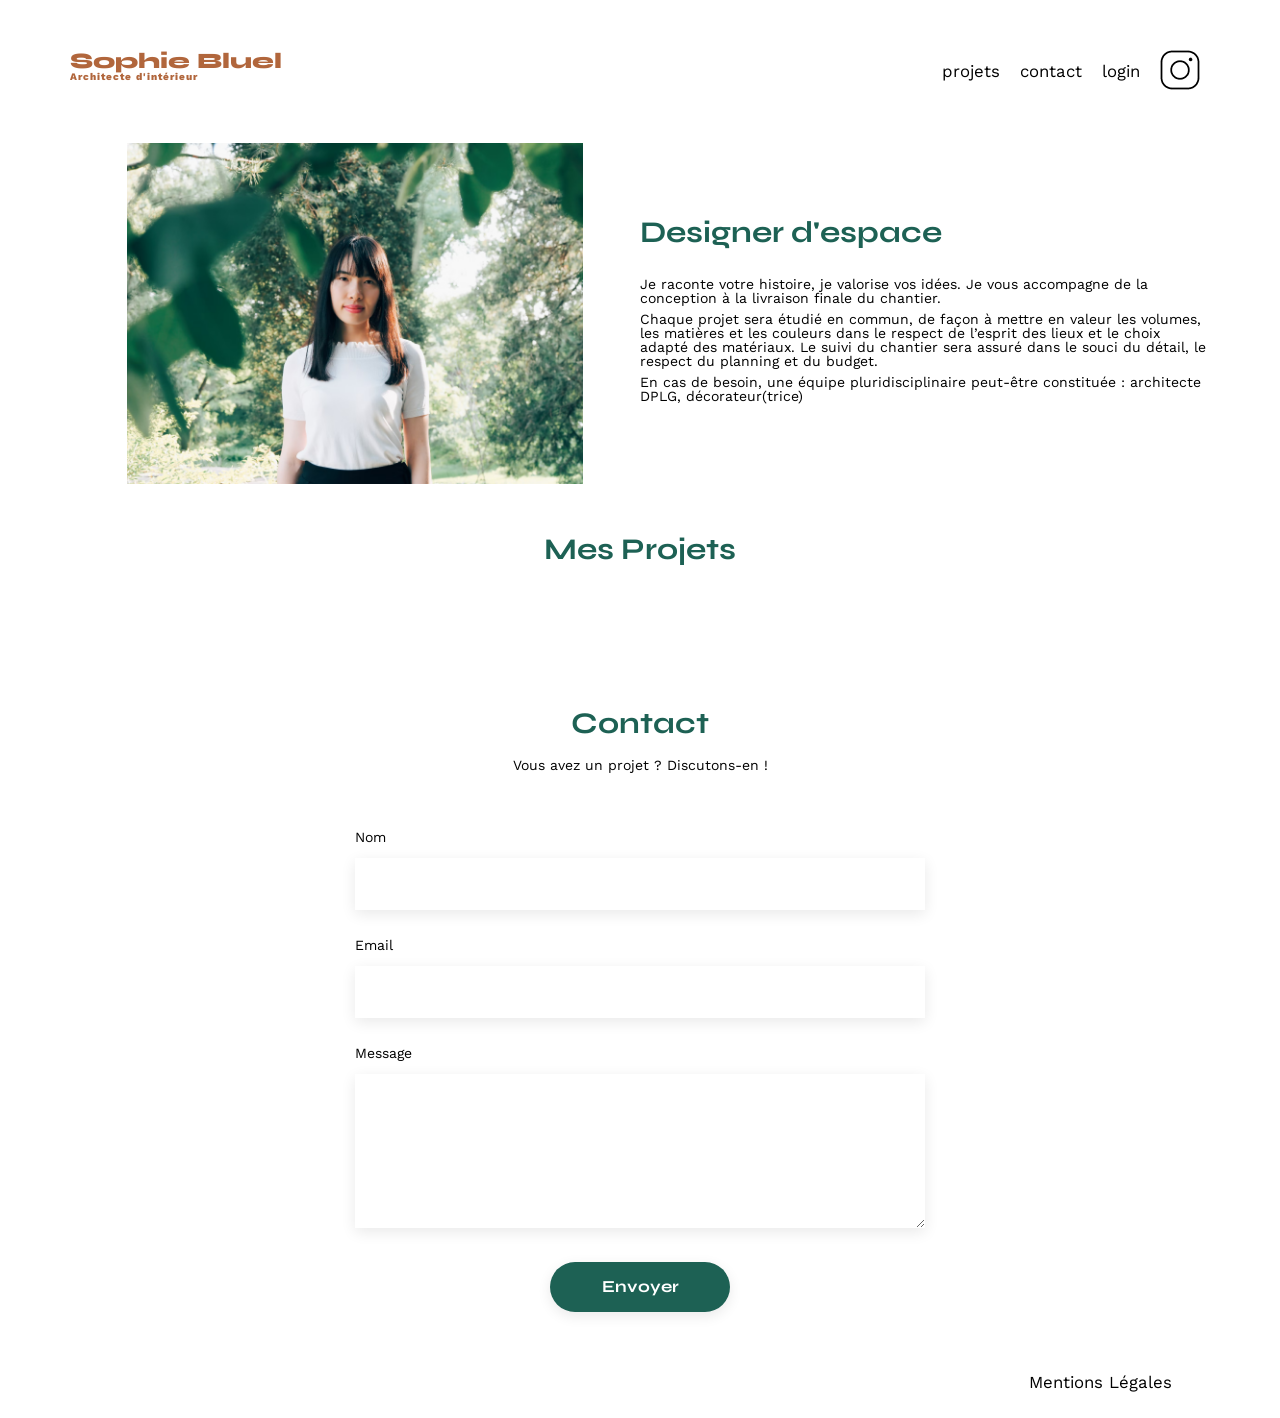
<file: FrontEnd/index.html>
<!DOCTYPE html>
<html lang="fr">
<head>
    <meta charset="UTF-8">
    <title>Sophie Bluel - Architecte d'intérieur</title>
    <meta name="viewport" content="width=device-width, initial-scale=1.0">
    <link rel="preconnect" href="https://fonts.googleapis.com">
    <link rel="preconnect" href="https://fonts.gstatic.com" crossorigin>
    <link href="https://fonts.googleapis.com/css2?family=Syne:wght@700;800&family=Work+Sans:wght@400;500;600&display=swap" rel="stylesheet">
    <meta name="description" content="">
    <link rel="stylesheet" href="./assets/style.css">
    <script src="script.js" defer></script>
</head>

<body>

<div id="edit-bar">
    <p>Mode édition</p>
</div>

<header>
    <h1>Sophie Bluel <span>Architecte d'intérieur</span></h1>
    <nav aria-label="Menu principal">
        <ul>
            <li><a href="index.html">projets</a></li>
            <li><a href="#contact">contact</a></li>
            <li><a href="login.html" id="nav-login">login</a></li>
            <li><img src="./assets/icons/instagram.png" alt="Instagram"></li>
        </ul>
    </nav>
</header>

<main>
    <div id="introduction">
        <figure>
            <img src="./assets/images/sophie-bluel.png" alt="">
        </figure>
        <article>
            <h2>Designer d'espace</h2>
            <p>Je raconte votre histoire, je valorise vos idées. Je vous accompagne de la conception à la livraison finale du chantier.</p>
            <p>Chaque projet sera étudié en commun, de façon à mettre en valeur les volumes, les matières et les couleurs dans le respect de l’esprit des lieux et le choix adapté des matériaux. Le suivi du chantier sera assuré dans le souci du détail, le respect du planning et du budget.</p>
            <p>En cas de besoin, une équipe pluridisciplinaire peut-être constituée : architecte DPLG, décorateur(trice)</p>
        </article>
    </div>

    <section id="portfolio">
        <div class="portfolio-title-container">
            <h2>Mes Projets</h2>
            <button type="button" id="edit-btn">modifier</button>
        </div>

        <div class="filters"></div>

        <div class="gallery"></div>
    </section>

    <section id="contact">
        <h2>Contact</h2>
        <p>Vous avez un projet ? Discutons-en !</p>
        <form action="#" method="post">
            <label for="name">Nom</label>
            <input type="text" name="name" id="name">
            <label for="email">Email</label>
            <input type="email" name="email" id="email">
            <label for="message">Message</label>
            <textarea name="message" id="message" cols="30" rows="10"></textarea>
            <input type="submit" value="Envoyer">
        </form>
    </section>
</main>

<footer>
    <nav aria-label="Pied de page">
        <ul>
            <li>Mentions Légales</li>
        </ul>
    </nav>
</footer>

<div id="modal" class="modal" role="dialog" aria-modal="true">
    <div class="modal-wrapper">
        <button type="button" class="modal-back" aria-label="Retour à la galerie">&larr;</button>
        <button type="button" class="modal-close" aria-label="Fermer la fenêtre">&times;</button>

        <div id="modal-gallery-view">
            <h3>Galerie photo</h3>
            <div class="modal-gallery"></div>
            <hr class="modal-separator">
            <button type="button" class="btn-add-photo">Ajouter une photo</button>
        </div>

        <div id="modal-add-photo-view">
            <h3>Ajout photo</h3>
            <form id="form-add-photo">

                <div class="upload-container">
                    <div id="image-preview-container">
                        <span class="upload-icon">&#128443;</span>
                        <label for="file-upload" class="label-file">+ Ajouter photo</label>
                        <input id="file-upload" type="file" accept="image/png, image/jpeg" required>
                        <p>jpg, png : 4mo max</p>
                    </div>
                    <img id="image-preview" src="[data-uri]" alt="Aperçu de l'image insérée">
                </div>

                <div class="input-group">
                    <label for="photo-title">Titre</label>
                    <input type="text" id="photo-title" name="title" required>
                </div>

                <div class="input-group">
                    <label for="photo-category">Catégorie</label>
                    <select id="photo-category" name="category" required></select>
                </div>

                <p id="form-error-message">Veuillez remplir tous les champs.</p>

                <hr class="modal-separator">
                <input type="submit" id="btn-validate" value="Valider" disabled>
            </form>
        </div>

    </div>
</div>

</body>
</html>
</file>
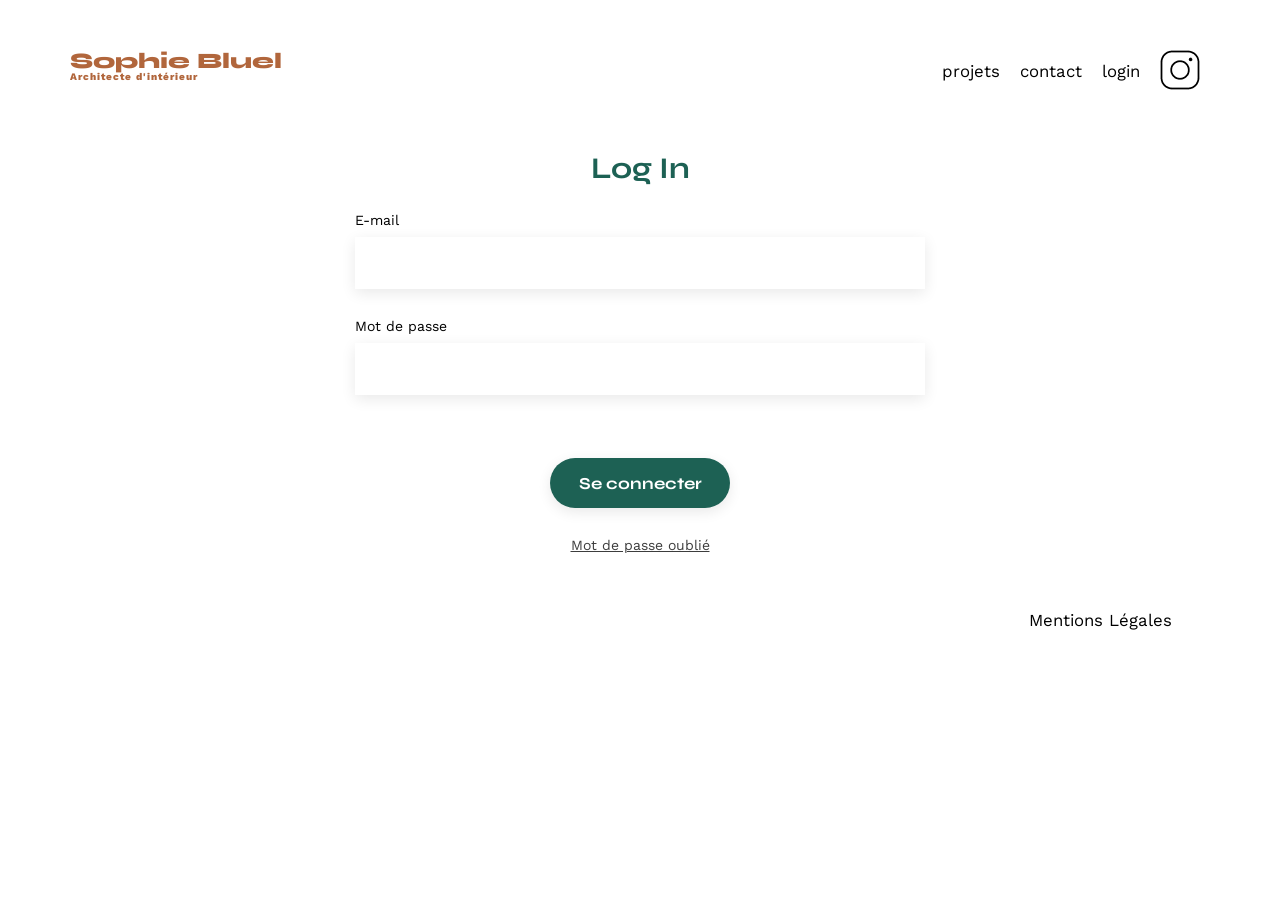
<file: FrontEnd/login.html>
<!DOCTYPE html>
<html lang="fr">
<head>
    <meta charset="UTF-8">
    <title>Sophie Bluel - Architecte d'intérieur - Connexion</title>
    <meta name="viewport" content="width=device-width, initial-scale=1.0">
    <link rel="preconnect" href="https://fonts.googleapis.com">
    <link rel="preconnect" href="https://fonts.gstatic.com" crossorigin>
    <link href="https://fonts.googleapis.com/css2?family=Syne:wght@700;800&family=Work+Sans&display=swap" rel="stylesheet">
    <link rel="stylesheet" href="./assets/style.css">
    <script src="login.js" defer></script>
</head>
<body>
<header>
    <h1>Sophie Bluel <span>Architecte d'intérieur</span></h1>
    <nav aria-label="Menu principal">
        <ul>
            <li><a href="index.html">projets</a></li>
            <li><a href="index.html#contact">contact</a></li>
            <li class="active">login</li>
            <li><img src="./assets/icons/instagram.png" alt="Instagram"></li>
        </ul>
    </nav>
</header>

<main>
    <section id="login">
        <h2>Log In</h2>
        <p id="error-message">Erreur dans l’identifiant ou le mot de passe</p>
        <form id="login-form">
            <label for="email">E-mail</label>
            <input type="email" name="email" id="email" autocomplete="username" required>

            <label for="password">Mot de passe</label>
            <input type="password" name="password" id="password" autocomplete="current-password" required>

            <input type="submit" value="Se connecter">
        </form>
        <a href="#" id="forgot-password">Mot de passe oublié</a>
    </section>
</main>

<footer>
    <nav aria-label="Pied de page">
        <ul>
            <li>Mentions Légales</li>
        </ul>
    </nav>
</footer>
</body>
</html>
</file>
<file: FrontEnd/assets/style.css>
/* http://meyerweb.com/eric/tools/css/reset/
   v2.0 | 20110126
   License: none (public domain)
*/

html, body, div, span, applet, object, iframe,
h1, h2, h3, h4, h5, h6, p, blockquote, pre,
a, abbr, acronym, address, big, cite, code,
del, dfn, em, img, ins, kbd, q, s, samp,
small, strike, strong, sub, sup, tt, var,
b, u, i, center,
dl, dt, dd, ol, ul, li,
fieldset, form, label, legend,
table, caption, tbody, tfoot, thead, tr, th, td,
article, aside, canvas, details, embed,
figure, figcaption, footer, header, hgroup,
menu, nav, output, ruby, section, summary,
time, mark, audio, video {
	margin: 0;
	padding: 0;
	border: 0;
	font-size: 100%;
	font: inherit;
	vertical-align: baseline;
}
/* HTML5 display-role reset for older browsers */
article, aside, details, figcaption, figure,
footer, header, hgroup, menu, nav, section {
	display: block;
}
body {
	line-height: 1;
}
ol, ul {
	list-style: none;
}
blockquote, q {
	quotes: none;
}
blockquote:before, blockquote:after,
q:before, q:after {
	content: '';
	content: none;
}
table {
	border-collapse: collapse;
	border-spacing: 0;
}
/** end reset css**/
body {
	max-width: 1140px;
	margin:auto;
	font-family: 'Work Sans' ;
	font-size: 14px;
}
header {
	display: flex;
	justify-content: space-between;
	margin: 50px 0
}
section {
	margin: 50px 0
}

h1{
	display: flex;
	flex-direction: column;
	font-family: 'Syne';
	font-size: 22px;
	font-weight: 800;
	color: #B1663C
}

h1 > span {
	font-family: 'Work Sans';
	font-size:10px;
	letter-spacing: 0.1em;
;
}

h2{
	font-family: 'Syne';
	font-weight: 700;
	font-size: 30px;
	color: #1D6154
}
nav ul {
	display: flex;
	align-items: center;
	list-style-type: none;

}
nav li {
	padding: 0 10px;
	font-size: 1.2em;
}

li:hover {
	color: #B1663C;
}
#introduction {
	display: flex;
	align-items: center;
}
#introduction figure {
	flex: 1
}
#introduction img {
	display: block;
	margin: auto;
	width: 80%;
}

#introduction article {
	flex: 1
}
#introduction h2 {
	margin-bottom: 1em;
}

#introduction p {
	margin-bottom: 0.5em;
}
#portfolio h2 {
	text-align: center;
	margin-bottom: 1em;
}
.gallery {
	width: 100%;
	display: grid;
	grid-template-columns: 1fr 1fr 1fr;
	grid-column-gap: 20px;
	grid-row-gap: 20px;
}

.gallery img {
	width: 100%;

}
#contact {
	width: 50%;
margin: auto;
}
#contact > * {
	text-align: center;

}
#contact h2{
	margin-bottom: 20px;
}
#contact form {
	text-align: left;
	margin-top:30px;
	display: flex;
	flex-direction: column;
}

#contact input {
	height: 50px;
	font-size: 1.2em;
	border: none;
	box-shadow: 0px 4px 14px rgba(0, 0, 0, 0.09);
}
#contact label {
	margin: 2em 0 1em 0;
}
#contact textarea {
	border: none;
	box-shadow: 0px 4px 14px rgba(0, 0, 0, 0.09);
}

input[type="submit"]{
	font-family: 'Syne';
	font-weight: 700;
	color: white;
	background-color: #1D6154;
	margin : 2em auto ;
	width: 180px;
	text-align: center;
	border-radius: 60px ;
}

footer nav ul {
	display: flex;
	justify-content: flex-end;
	margin: 2em
}

/* Styling des filtres de portfolio */
.filters {
    display: flex;
    justify-content: center;
    gap: 15px;
    margin-bottom: 50px;
}

.filter-btn {
    font-family: 'Syne';
    font-weight: 700;
    font-size: 16px;
    color: #1D6154;
    background-color: white;
    border: 1px solid #1D6154;
    border-radius: 60px;
    padding: 10px 25px;
    cursor: pointer;
    transition: all 0.2s ease;
    min-width: 100px;
    text-align: center;
}

.filter-btn:hover {
    background-color: #1D6154;
    color: white;
}

/* État actif sélectionné */
.filter-btn.active {
    background-color: #1D6154;
    color: white;
}

#login {
    width: 50%;
    margin: 60px auto;
}
#login h2 {
    text-align: center;
    margin-bottom: 30px;
}
#login form {
    display: flex;
    flex-direction: column;
}
#login input {
    height: 50px;
    font-size: 1.2em;
    border: none;
    box-shadow: 0px 4px 14px rgba(0, 0, 0, 0.09);
    margin-bottom: 30px;
}
#login label {
    margin-bottom: 10px;
}

/* Styles de la fenêtre modale */
.modal {
    position: fixed;
    display: none;
    align-items: center;
    justify-content: center;
    top: 0;
    left: 0;
    width: 100%;
    height: 100%;
    background-color: rgba(0, 0, 0, 0.3);
    z-index: 1000;
}

.modal-wrapper {
    overflow: auto;
    width: 630px;
    max-width: 90%;
    height: auto;
    max-height: 90%;
    padding: 60px 100px;
    background-color: #FFFFFF;
    border-radius: 10px;
    position: relative;
    box-sizing: border-box;
}

.modal-close {
    position: absolute;
    top: 30px;
    right: 30px;
    background: none;
    border: none;
    font-size: 24px;
    cursor: pointer;
    color: #000000;
}

.modal h3 {
    font-family: 'Work Sans';
    font-size: 26px;
    color: #000000;
    text-align: center;
    margin-bottom: 45px;
}

/* Grille de la galerie miniature */
.modal-gallery {
    display: grid;
    grid-template-columns: repeat(5, 1fr);
    gap: 20px 10px;
    margin-bottom: 40px;
}

.modal-figure {
    position: relative;
    width: 100%;
}

.modal-figure img {
    width: 100%;
    height: 100px;
    object-fit: cover;
    display: block;
}

/* Icône de suppression (Corbeille) */
.btn-delete {
    position: absolute;
    top: 6px;
    right: 6px;
    background-color: #000000;
    color: #FFFFFF;
    border: none;
    border-radius: 2px;
    padding: 4px 6px;
    cursor: pointer;
    font-size: 11px;
    display: flex;
    align-items: center;
    justify-content: center;
}

.modal-separator {
    border: none;
    height: 1px;
    background-color: #B3B3B3;
    margin: 40px 0 30px 0;
    width: 100%;
}

.btn-add-photo {
    font-family: 'Syne';
    font-weight: 700;
    color: white;
    background-color: #1D6154;
    margin: 0 auto;
    display: block;
    width: 237px;
    height: 36px;
    border: none;
    border-radius: 60px;
    cursor: pointer;
    text-align: center;
    font-size: 14px;
}

/* Navigation interne modale */
.modal-back {
    position: absolute;
    top: 30px;
    left: 30px;
    background: none;
    border: none;
    font-size: 20px;
    cursor: pointer;
    display: none;
}

/* Zone d'upload photo */
.upload-container {
    background-color: #E8F1F6;
    border-radius: 3px;
    height: 170px;
    display: flex;
    flex-direction: column;
    align-items: center;
    justify-content: center;
    margin-bottom: 30px;
    position: relative;
}

#image-preview-container {
    display: flex;
    flex-direction: column;
    align-items: center;
}

.upload-icon {
    font-size: 56px;
    color: #B9C5CC;
    margin-bottom: 10px;
}

.label-file {
    background-color: #CBD6DC;
    color: #306685;
    padding: 10px 30px;
    border-radius: 50px;
    cursor: pointer;
    font-weight: 700;
    margin-bottom: 10px;
}

#file-upload {
    display: none;
}

.upload-container p {
    font-size: 10px;
    color: #444444;
}

#image-preview {
    max-height: 100%;
    max-width: 100%;
    object-fit: contain;
    display: none;
}

/* Formulaire d'ajout */
.input-group {
    display: flex;
    flex-direction: column;
    text-align: left;
    margin-bottom: 20px;
}

.input-group label {
    margin-bottom: 10px;
    font-weight: 500;
}

.input-group input, .input-group select {
    height: 50px;
    border: none;
    box-shadow: 0px 4px 14px rgba(0, 0, 0, 0.09);
    padding: 0 15px;
}

/* Bouton Valider */
#btn-validate {
    font-family: 'Syne';
    font-weight: 700;
    color: white;
    background-color: #A7A7A7; /* Gris par défaut */
    border: none;
    border-radius: 60px;
    width: 237px;
    height: 36px;
    margin: 0 auto;
    display: block;
    cursor: not-allowed;
}

#btn-validate.active {
    background-color: #1D6154; /* Vert quand actif */
    cursor: pointer;
}
/* Liens de navigation */
nav a,
nav a:visited {
    color: inherit;
    text-decoration: none;
}

/* Barre mode édition */
#edit-bar {
    display: none;
    background-color: black;
    color: white;
    text-align: center;
    padding: 15px;
    width: 100%;
    gap: 10px;
    justify-content: center;
    align-items: center;
}

/* En-tête portfolio (titre + bouton modifier) */
.portfolio-title-container {
    display: flex;
    justify-content: center;
    align-items: center;
    gap: 20px;
    margin-bottom: 1em;
}

#edit-btn {
    display: none;
    background: none;
    border: none;
    cursor: pointer;
    font-family: 'Work Sans';
    font-size: 14px;
    color: black;
}

/* Vue d'ajout de photo dans la modale */
#modal-add-photo-view {
    display: none;
}

/* Message d'erreur de connexion */
#error-message {
    color: red;
    text-align: center;
    margin-bottom: 20px;
    display: none;
}

#form-error-message {
    color: red;
    text-align: center;
    margin: 10px 0 0;
    display: none;
}

/* Lien mot de passe oublié */
#forgot-password {
    display: block;
    text-align: center;
    color: #3D3D3D;
    text-decoration: underline;
}
</file>
